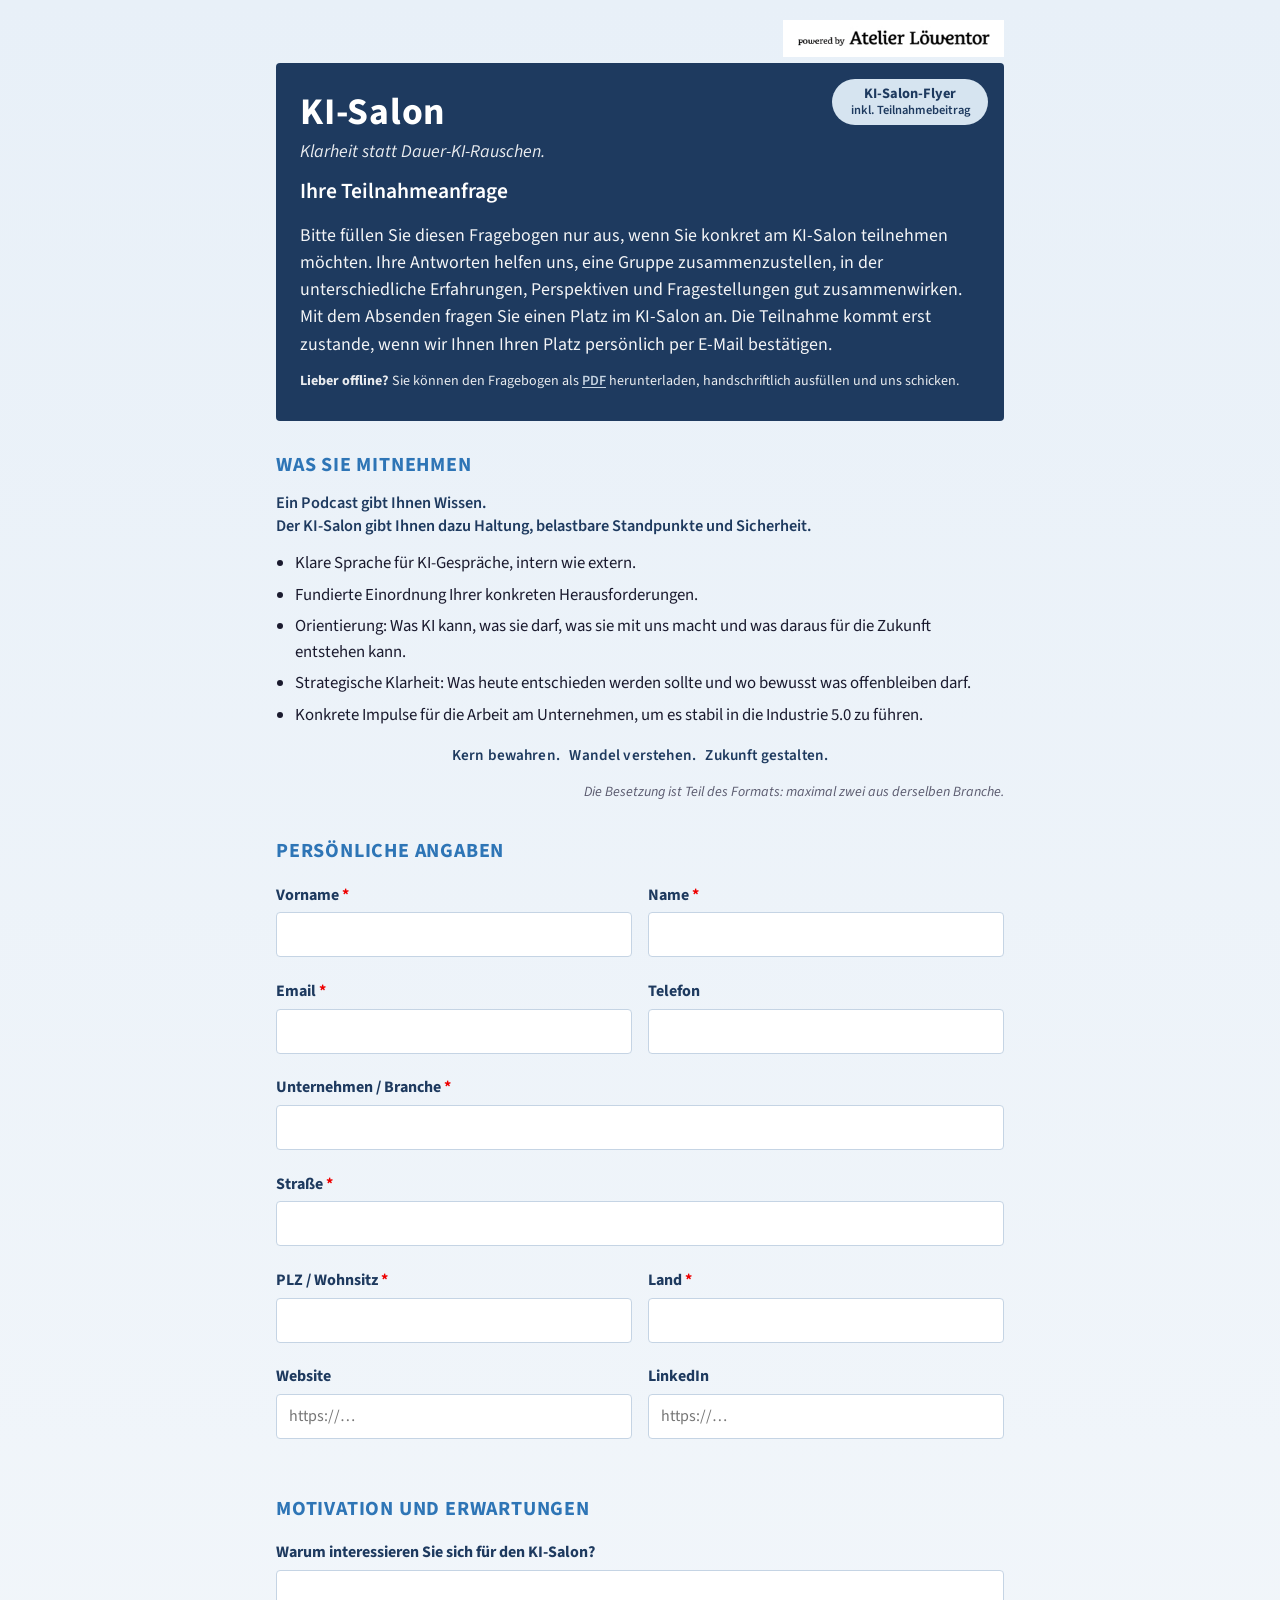
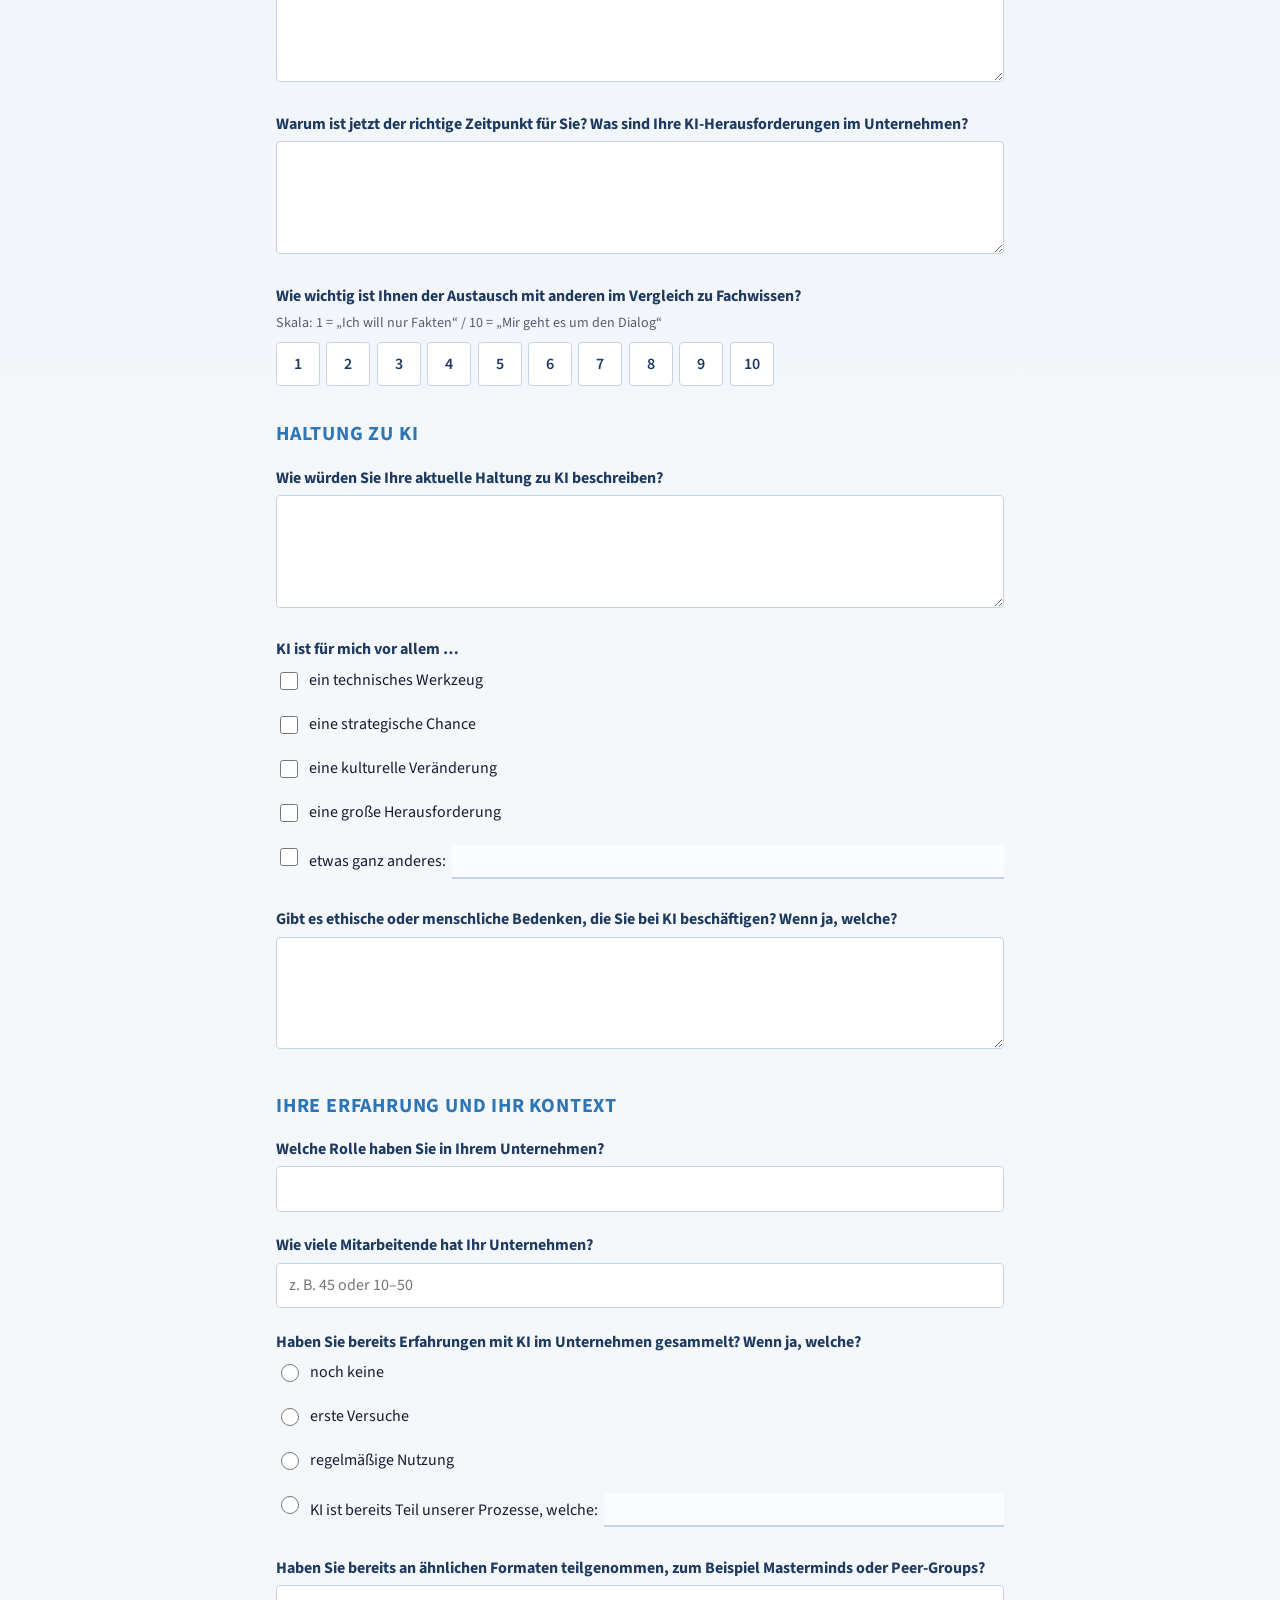
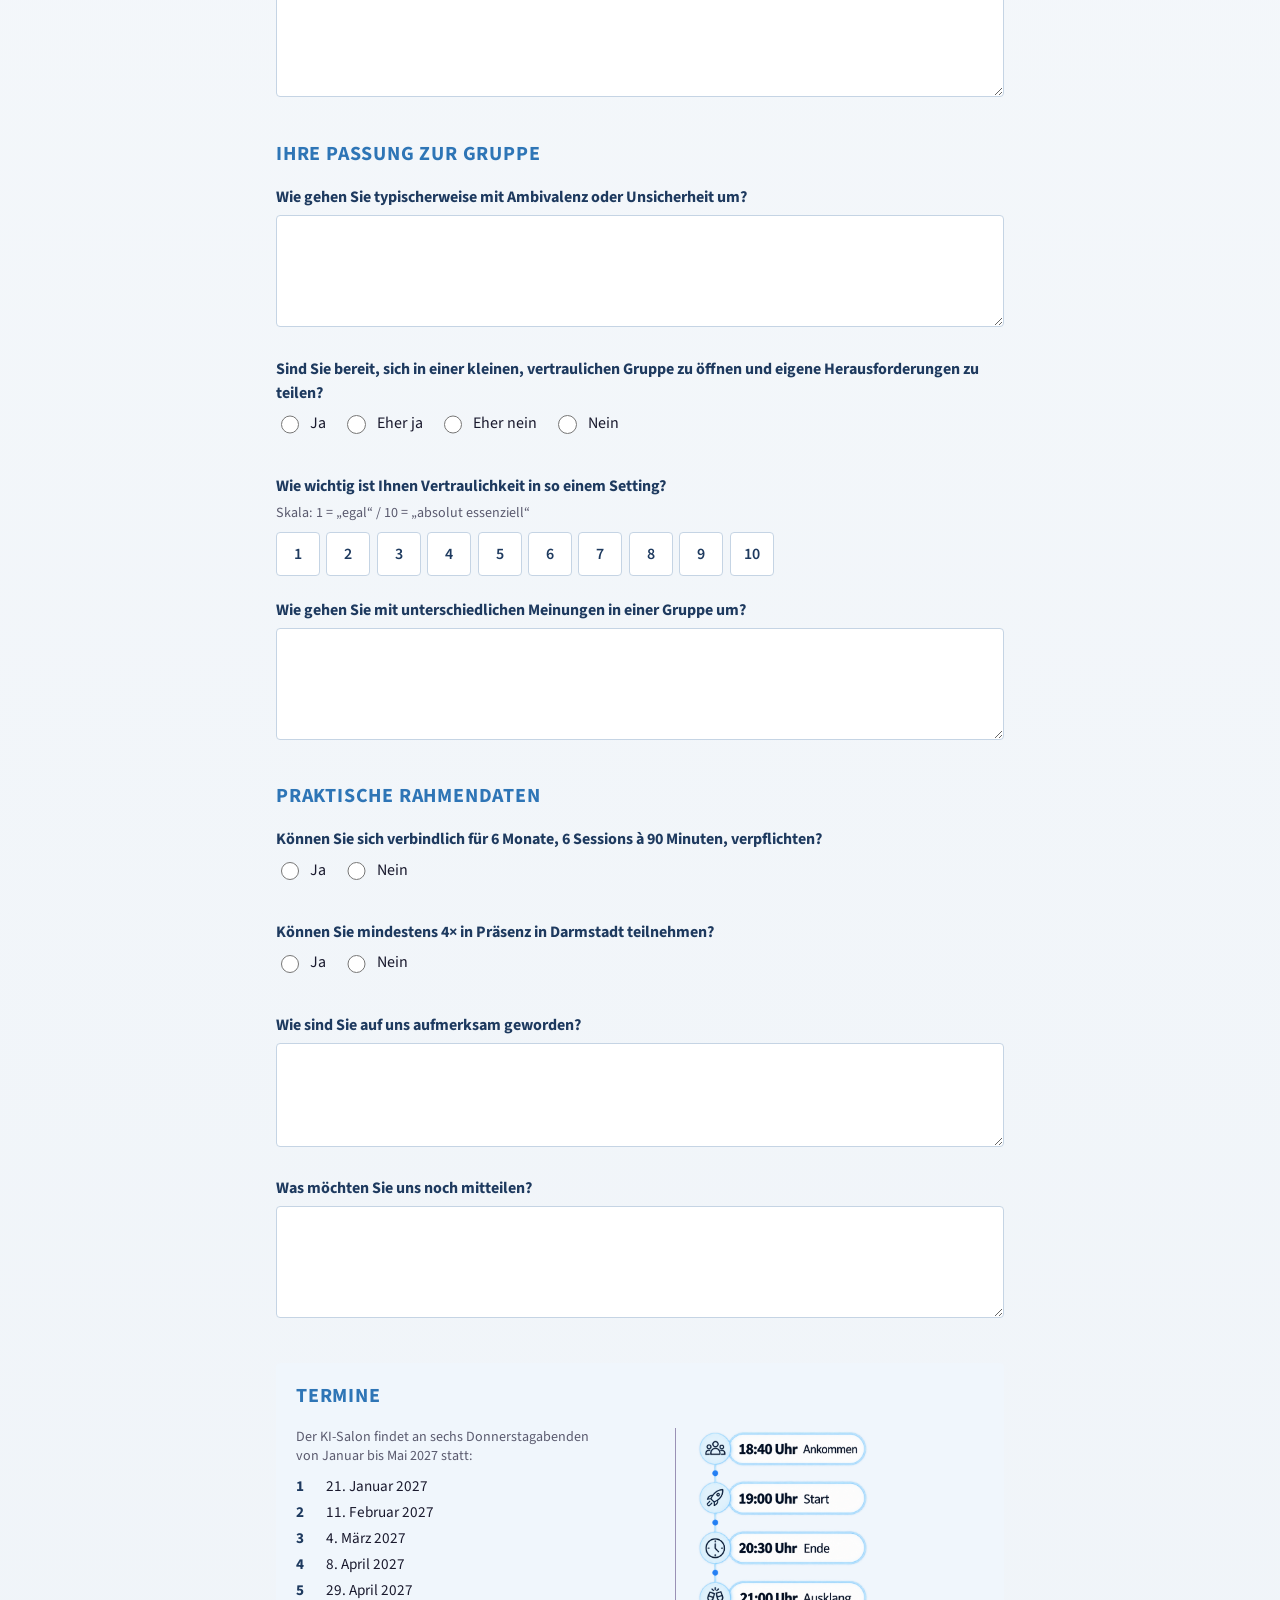
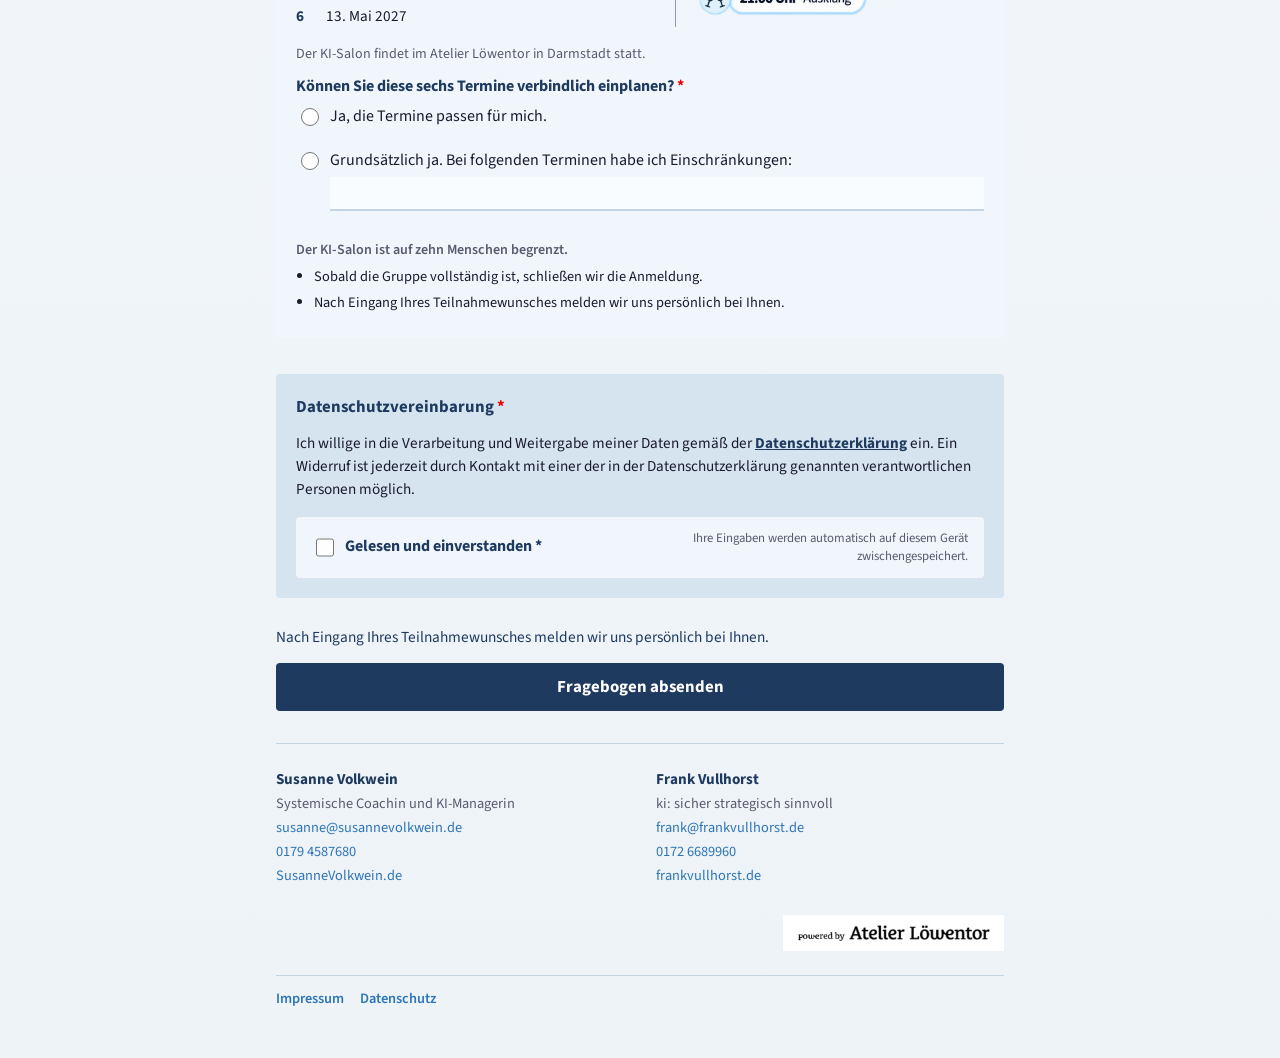
<file: index.html>
<!DOCTYPE html>
<html lang="de">
<head>
  <meta charset="UTF-8">
  <meta name="viewport" content="width=device-width, initial-scale=1">
  <title>KI-Salon – Ihre Teilnahmeanfrage</title>
  <link rel="preconnect" href="https://fonts.googleapis.com">
  <link rel="preconnect" href="https://fonts.gstatic.com" crossorigin>
  <link href="https://fonts.googleapis.com/css2?family=Source+Sans+3:ital,wght@0,400;0,600;0,700;1,400&display=swap" rel="stylesheet">
  <link rel="stylesheet" href="css/styles.css">
</head>
<body>
  <div class="page">
    <div class="partner-top">
      <a href="https://www.loewentor.de/" target="_blank" rel="noopener noreferrer">
        <img
          src="assets/powered-by-atelier-loewentor.png"
          alt="powered by Atelier Löwentor"
          width="200"
          height="24"
        >
      </a>
    </div>
    <header class="hero" id="hero">
      <a
        class="hero-action hero-flyer"
        href="assets/KI-Salon_Flyer.pdf"
        target="_blank"
        rel="noopener noreferrer"
      >
        <span class="hero-flyer-line">KI-Salon-Flyer</span>
        <span class="hero-flyer-sub">inkl. Teilnahmebeitrag</span>
      </a>
      <p class="hero-brand">KI-Salon</p>
      <p class="hero-tagline">Klarheit statt Dauer-KI-Rauschen.</p>
      <h1 class="hero-title">Ihre Teilnahmeanfrage</h1>
      <p class="hero-intro">
        Bitte füllen Sie diesen Fragebogen nur aus, wenn Sie konkret am KI-Salon teilnehmen möchten.
        Ihre Antworten helfen uns, eine Gruppe zusammenzustellen, in der unterschiedliche
        Erfahrungen, Perspektiven und Fragestellungen gut zusammenwirken.
      </p>
      <p class="hero-intro">
        Mit dem Absenden fragen Sie einen Platz im KI-Salon an. Die Teilnahme kommt erst zustande,
        wenn wir Ihnen Ihren Platz persönlich per E-Mail bestätigen.
      </p>
      <p class="hero-offline-hint">
        <strong>Lieber offline?</strong> Sie können den Fragebogen als <a href="assets/KI-Salon_Fragebogen.pdf" download="KI-Salon_Fragebogen.pdf">PDF</a> herunterladen, handschriftlich ausfüllen und&nbsp;uns&nbsp;schicken.
      </p>
    </header>

    <section class="section benefit-section" aria-labelledby="sec-nutzen">
      <h2 id="sec-nutzen" class="section-eyebrow">Was Sie mitnehmen</h2>
      <p class="benefit-lead">Ein Podcast gibt Ihnen Wissen.<br>Der KI-Salon gibt Ihnen dazu Haltung, belastbare Standpunkte und Sicherheit.</p>
      <ul class="benefit-list">
        <li>Klare Sprache für KI-Gespräche, intern wie extern.</li>
        <li>Fundierte Einordnung Ihrer konkreten Herausforderungen.</li>
        <li>Orientierung: Was KI kann, was sie darf, was sie mit uns macht und was daraus für die Zukunft entstehen kann.</li>
        <li>Strategische Klarheit: Was heute entschieden werden sollte und wo bewusst was offenbleiben darf.</li>
        <li>Konkrete Impulse für die Arbeit am Unternehmen, um es stabil in die Industrie 5.0 zu führen.</li>
      </ul>
      <p class="benefit-note benefit-motto">Kern bewahren.&nbsp;&nbsp;&nbsp;Wandel verstehen.&nbsp;&nbsp;&nbsp;Zukunft gestalten.</p>
      <p class="benefit-casting">Die Besetzung ist Teil des Formats: maximal zwei aus derselben Branche.</p>
    </section>

    <div id="form-status" class="form-status" role="status" aria-live="polite" hidden></div>

    <form
      id="interview-form"
      class="interview-form"
      name="interviewbogen"
      method="POST"
      data-netlify="true"
      netlify-honeypot="bot-field"
      novalidate
    >
      <input type="hidden" name="form-name" value="interviewbogen">
      <p class="visually-hidden" aria-hidden="true">
        <label>Nicht ausfüllen: <input type="text" name="bot-field" tabindex="-1" autocomplete="off"></label>
      </p>
      <!-- PERSÖNLICHE ANGABEN -->
      <section class="section" aria-labelledby="sec-persoenlich">
        <h2 id="sec-persoenlich" class="section-eyebrow">Persönliche Angaben</h2>

        <div class="field-grid">
          <div class="field">
            <label for="vorname">Vorname <span class="required" aria-hidden="true">*</span></label>
            <input type="text" id="vorname" name="vorname" required aria-required="true" autocomplete="given-name">
          </div>
          <div class="field">
            <label for="name">Name <span class="required" aria-hidden="true">*</span></label>
            <input type="text" id="name" name="name" required aria-required="true" autocomplete="family-name">
          </div>
          <div class="field">
            <label for="email">Email <span class="required" aria-hidden="true">*</span></label>
            <input type="email" id="email" name="email" required aria-required="true" autocomplete="email">
          </div>
          <div class="field">
            <label for="telefon">Telefon</label>
            <input type="tel" id="telefon" name="telefon" autocomplete="tel">
          </div>
          <div class="field field-span-2">
            <label for="unternehmen_branche">Unternehmen / Branche <span class="required" aria-hidden="true">*</span></label>
            <input type="text" id="unternehmen_branche" name="unternehmen_branche" required aria-required="true">
          </div>
          <div class="field field-span-2">
            <label for="strasse">Straße <span class="required" aria-hidden="true">*</span></label>
            <input type="text" id="strasse" name="strasse" required aria-required="true" autocomplete="street-address">
          </div>
          <div class="field">
            <label for="plz_wohnort">PLZ / Wohnsitz <span class="required" aria-hidden="true">*</span></label>
            <input type="text" id="plz_wohnort" name="plz_wohnort" required aria-required="true" autocomplete="address-level2">
          </div>
          <div class="field">
            <label for="land">Land <span class="required" aria-hidden="true">*</span></label>
            <input type="text" id="land" name="land" required aria-required="true" autocomplete="country-name">
          </div>
          <div class="field">
            <label for="website">Website</label>
            <input type="text" id="website" name="website" inputmode="url" placeholder="https://…">
          </div>
          <div class="field">
            <label for="linkedin">LinkedIn</label>
            <input type="text" id="linkedin" name="linkedin" inputmode="url" placeholder="https://…">
          </div>
        </div>
      </section>

      <!-- MOTIVATION UND ERWARTUNGEN -->
      <section class="section" aria-labelledby="sec-motivation">
        <h2 id="sec-motivation" class="section-eyebrow">Motivation und Erwartungen</h2>

        <div class="field">
          <label for="motivation_warum">Warum interessieren Sie sich für den KI-Salon?</label>
          <textarea id="motivation_warum" name="motivation_warum" rows="4"></textarea>
        </div>

        <div class="field">
          <label for="motivation_zeitpunkt_herausforderungen">Warum ist jetzt der richtige Zeitpunkt für Sie? Was sind Ihre KI-Herausforderungen im Unternehmen?</label>
          <textarea id="motivation_zeitpunkt_herausforderungen" name="motivation_zeitpunkt_herausforderungen" rows="4"></textarea>
        </div>

        <fieldset class="field scale-field">
          <legend>Wie wichtig ist Ihnen der Austausch mit anderen im Vergleich zu Fachwissen?</legend>
          <p class="hint">Skala: 1 = „Ich will nur Fakten“ / 10 = „Mir geht es um den Dialog“</p>
          <div class="scale" role="radiogroup" aria-label="Austausch vs. Fachwissen, Skala 1 bis 10">
            <label class="scale-option"><input type="radio" name="skala_austausch" value="1"><span>1</span></label>
            <label class="scale-option"><input type="radio" name="skala_austausch" value="2"><span>2</span></label>
            <label class="scale-option"><input type="radio" name="skala_austausch" value="3"><span>3</span></label>
            <label class="scale-option"><input type="radio" name="skala_austausch" value="4"><span>4</span></label>
            <label class="scale-option"><input type="radio" name="skala_austausch" value="5"><span>5</span></label>
            <label class="scale-option"><input type="radio" name="skala_austausch" value="6"><span>6</span></label>
            <label class="scale-option"><input type="radio" name="skala_austausch" value="7"><span>7</span></label>
            <label class="scale-option"><input type="radio" name="skala_austausch" value="8"><span>8</span></label>
            <label class="scale-option"><input type="radio" name="skala_austausch" value="9"><span>9</span></label>
            <label class="scale-option"><input type="radio" name="skala_austausch" value="10"><span>10</span></label>
          </div>
        </fieldset>
      </section>

      <!-- HALTUNG ZU KI -->
      <section class="section" aria-labelledby="sec-haltung">
        <h2 id="sec-haltung" class="section-eyebrow">Haltung zu KI</h2>

        <div class="field">
          <label for="haltung_beschreibung">Wie würden Sie Ihre aktuelle Haltung zu KI beschreiben?</label>
          <textarea id="haltung_beschreibung" name="haltung_beschreibung" rows="4"></textarea>
        </div>

        <fieldset class="field">
          <legend>KI ist für mich vor allem …</legend>
          <div class="choice-list">
            <label class="choice">
              <input type="checkbox" name="ki_als" value="technisches_werkzeug">
              <span>ein technisches Werkzeug</span>
            </label>
            <label class="choice">
              <input type="checkbox" name="ki_als" value="strategische_chance">
              <span>eine strategische Chance</span>
            </label>
            <label class="choice">
              <input type="checkbox" name="ki_als" value="kulturelle_veraenderung">
              <span>eine kulturelle Veränderung</span>
            </label>
            <label class="choice">
              <input type="checkbox" name="ki_als" value="grosse_herausforderung">
              <span>eine große Herausforderung</span>
            </label>
            <label class="choice choice-with-input">
              <input type="checkbox" name="ki_als" value="etwas_ganz_anderes" data-target="ki_als_anders">
              <span class="choice-input-row">
                <span class="choice-input-label">etwas ganz anderes:</span>
                <input type="text" id="ki_als_anders" name="ki_als_anders" class="choice-input" disabled tabindex="-1" aria-label="Etwas ganz anderes, bitte angeben" placeholder=" ">
              </span>
            </label>
          </div>
        </fieldset>

        <div class="field">
          <label for="haltung_ethik">Gibt es ethische oder menschliche Bedenken, die Sie bei KI beschäftigen? Wenn ja, welche?</label>
          <textarea id="haltung_ethik" name="haltung_ethik" rows="4"></textarea>
        </div>
      </section>

      <!-- ERFAHRUNG UND KONTEXT -->
      <section class="section" aria-labelledby="sec-erfahrung">
        <h2 id="sec-erfahrung" class="section-eyebrow">Ihre Erfahrung und Ihr Kontext</h2>

        <div class="field">
          <label for="rolle">Welche Rolle haben Sie in Ihrem Unternehmen?</label>
          <input type="text" id="rolle" name="rolle">
        </div>

        <div class="field">
          <label for="mitarbeitende">Wie viele Mitarbeitende hat Ihr Unternehmen?</label>
          <input type="text" id="mitarbeitende" name="mitarbeitende" placeholder="z. B. 45 oder 10–50">
        </div>

        <fieldset class="field">
          <legend>Haben Sie bereits Erfahrungen mit KI im Unternehmen gesammelt? Wenn ja, welche?</legend>
          <div class="choice-list">
            <label class="choice">
              <input type="radio" name="erfahrung_ki_stufe" value="noch_keine">
              <span>noch keine</span>
            </label>
            <label class="choice">
              <input type="radio" name="erfahrung_ki_stufe" value="erste_versuche">
              <span>erste Versuche</span>
            </label>
            <label class="choice">
              <input type="radio" name="erfahrung_ki_stufe" value="regelmaessige_nutzung">
              <span>regelmäßige Nutzung</span>
            </label>
            <label class="choice choice-with-input">
              <input type="radio" name="erfahrung_ki_stufe" value="teil_prozesse" data-target="erfahrung_ki_prozesse">
              <span class="choice-input-row">
                <span class="choice-input-label">KI ist bereits Teil unserer Prozesse, welche:</span>
                <input type="text" id="erfahrung_ki_prozesse" name="erfahrung_ki_prozesse" class="choice-input" disabled tabindex="-1" aria-label="In welchen Prozessen wird KI bereits eingesetzt?" placeholder=" ">
              </span>
            </label>
          </div>
        </fieldset>

        <div class="field">
          <label for="erfahrung_formate">Haben Sie bereits an ähnlichen Formaten teilgenommen, zum Beispiel Masterminds oder Peer-Groups?</label>
          <textarea id="erfahrung_formate" name="erfahrung_formate" rows="4"></textarea>
        </div>
      </section>

      <!-- PASSUNG ZUR GRUPPE -->
      <section class="section" aria-labelledby="sec-passung">
        <h2 id="sec-passung" class="section-eyebrow">Ihre Passung zur Gruppe</h2>

        <div class="field">
          <label for="passung_ambivalenz">Wie gehen Sie typischerweise mit Ambivalenz oder Unsicherheit um?</label>
          <textarea id="passung_ambivalenz" name="passung_ambivalenz" rows="4"></textarea>
        </div>

        <fieldset class="field">
          <legend>Sind Sie bereit, sich in einer kleinen, vertraulichen Gruppe zu öffnen und eigene Herausforderungen zu teilen?</legend>
          <div class="choice-list choice-list-inline choice-list-stacked-mobile">
            <label class="choice">
              <input type="radio" name="passung_oeffnen" value="ja">
              <span>Ja</span>
            </label>
            <label class="choice">
              <input type="radio" name="passung_oeffnen" value="eher_ja">
              <span>Eher ja</span>
            </label>
            <label class="choice">
              <input type="radio" name="passung_oeffnen" value="eher_nein">
              <span>Eher nein</span>
            </label>
            <label class="choice">
              <input type="radio" name="passung_oeffnen" value="nein">
              <span>Nein</span>
            </label>
          </div>
        </fieldset>

        <fieldset class="field scale-field">
          <legend>Wie wichtig ist Ihnen Vertraulichkeit in so einem Setting?</legend>
          <p class="hint">Skala: 1 = „egal“ / 10 = „absolut essenziell“</p>
          <div class="scale" role="radiogroup" aria-label="Vertraulichkeit, Skala 1 bis 10">
            <label class="scale-option"><input type="radio" name="skala_vertraulichkeit" value="1"><span>1</span></label>
            <label class="scale-option"><input type="radio" name="skala_vertraulichkeit" value="2"><span>2</span></label>
            <label class="scale-option"><input type="radio" name="skala_vertraulichkeit" value="3"><span>3</span></label>
            <label class="scale-option"><input type="radio" name="skala_vertraulichkeit" value="4"><span>4</span></label>
            <label class="scale-option"><input type="radio" name="skala_vertraulichkeit" value="5"><span>5</span></label>
            <label class="scale-option"><input type="radio" name="skala_vertraulichkeit" value="6"><span>6</span></label>
            <label class="scale-option"><input type="radio" name="skala_vertraulichkeit" value="7"><span>7</span></label>
            <label class="scale-option"><input type="radio" name="skala_vertraulichkeit" value="8"><span>8</span></label>
            <label class="scale-option"><input type="radio" name="skala_vertraulichkeit" value="9"><span>9</span></label>
            <label class="scale-option"><input type="radio" name="skala_vertraulichkeit" value="10"><span>10</span></label>
          </div>
        </fieldset>

        <div class="field">
          <label for="passung_meinungen">Wie gehen Sie mit unterschiedlichen Meinungen in einer Gruppe um?</label>
          <textarea id="passung_meinungen" name="passung_meinungen" rows="4"></textarea>
        </div>
      </section>

      <!-- PRAKTISCHE RAHMENDATEN -->
      <section class="section" aria-labelledby="sec-praktisch">
        <h2 id="sec-praktisch" class="section-eyebrow">Praktische Rahmendaten</h2>

        <fieldset class="field">
          <legend>Können Sie sich verbindlich für 6 Monate, 6 Sessions à 90 Minuten, verpflichten?</legend>
          <div class="choice-list choice-list-inline">
            <label class="choice">
              <input type="radio" name="verbindlich_6_monate" value="ja">
              <span>Ja</span>
            </label>
            <label class="choice">
              <input type="radio" name="verbindlich_6_monate" value="nein">
              <span>Nein</span>
            </label>
          </div>
        </fieldset>

        <fieldset class="field">
          <legend>Können Sie mindestens 4× in Präsenz in Darmstadt teilnehmen?</legend>
          <div class="choice-list choice-list-inline">
            <label class="choice">
              <input type="radio" name="praesenz_darmstadt" value="ja">
              <span>Ja</span>
            </label>
            <label class="choice">
              <input type="radio" name="praesenz_darmstadt" value="nein">
              <span>Nein</span>
            </label>
          </div>
        </fieldset>

        <div class="field">
          <label for="aufmerksam_geworden">Wie sind Sie auf uns aufmerksam geworden?</label>
          <textarea id="aufmerksam_geworden" name="aufmerksam_geworden" rows="3"></textarea>
        </div>

        <div class="field">
          <label for="sonstiges">Was möchten Sie uns noch mitteilen?</label>
          <textarea id="sonstiges" name="sonstiges" rows="4"></textarea>
        </div>
      </section>

      <!-- TERMINE -->
      <section class="section termin-section" aria-labelledby="sec-termin">
        <h2 id="sec-termin" class="section-eyebrow">Termine</h2>
        <div class="termin-dates-block">
          <div class="termin-schedule">
            <div class="termin-schedule-dates">
              <p class="hint termin-intro">
                Der KI-Salon findet an sechs Donnerstagabenden<br>von Januar bis Mai 2027 statt:
              </p>
              <ol class="termin-date-list">
                <li><span class="termin-date-num">1</span> 21. Januar 2027</li>
                <li><span class="termin-date-num">2</span> 11. Februar 2027</li>
                <li><span class="termin-date-num">3</span> 4. März 2027</li>
                <li><span class="termin-date-num">4</span> 8. April 2027</li>
                <li><span class="termin-date-num">5</span> 29. April 2027</li>
                <li><span class="termin-date-num">6</span> 13. Mai 2027</li>
              </ol>
            </div>
            <div class="termin-schedule-divider" aria-hidden="true"></div>
            <figure class="termin-timeline-figure">
              <img
                src="assets/KI-Salon_ZeitlicherAblauf2.png"
                alt="Zeitlicher Ablauf: 18:40 Ankommen, 19:00 Start, 20:30 Ende, 21:00 Ausklang"
                width="1057"
                height="1148"
              >
            </figure>
          </div>
        </div>
        <p class="hint">Der KI-Salon findet im Atelier Löwentor in Darmstadt statt.</p>

        <fieldset class="field">
          <legend>Können Sie diese sechs Termine verbindlich einplanen? <span class="required" aria-hidden="true">*</span></legend>
          <div class="choice-list">
            <label class="choice">
              <input type="radio" name="termin_zusagen" value="ja" required aria-required="true">
              <span>Ja, die Termine passen für mich.</span>
            </label>
            <label class="choice choice-with-input">
              <input type="radio" name="termin_zusagen" value="einschraenkungen" data-target="termin_einschraenkungen">
              <span class="choice-input-row">
                <span class="choice-input-label">Grundsätzlich ja. Bei folgenden Terminen habe ich Einschränkungen:</span>
                <input type="text" id="termin_einschraenkungen" name="termin_einschraenkungen" class="choice-input" disabled tabindex="-1" aria-label="Termine mit Einschränkungen" placeholder=" ">
              </span>
            </label>
          </div>
        </fieldset>

        <p class="hint termin-capacity">Der KI-Salon ist auf zehn Menschen begrenzt.</p>
        <ul class="termin-capacity-list">
          <li>Sobald die Gruppe vollständig ist, schließen wir die Anmeldung.</li>
          <li>Nach Eingang Ihres Teilnahmewunsches melden wir uns persönlich bei Ihnen.</li>
        </ul>
      </section>

      <!-- DATENSCHUTZ -->
      <section class="section privacy-box" aria-labelledby="sec-datenschutz">
        <h2 id="sec-datenschutz" class="privacy-title">Datenschutzvereinbarung <span class="required" aria-hidden="true">*</span></h2>
        <p class="privacy-text">
          Ich willige in die Verarbeitung und Weitergabe meiner Daten gemäß der
          <a href="datenschutz.html" target="_blank" rel="noopener noreferrer">Datenschutzerklärung</a> ein.
          Ein Widerruf ist jederzeit durch Kontakt mit einer der in der Datenschutzerklärung genannten
          verantwortlichen Personen möglich.
        </p>
        <div class="privacy-check">
          <label class="choice privacy-check-label">
            <input type="checkbox" id="datenschutz" name="datenschutz_einwilligung" value="ja" required aria-required="true">
            <span>Gelesen und einverstanden <span class="required" aria-hidden="true">*</span></span>
          </label>
          <p class="draft-hint" id="draft-hint" aria-live="polite">Ihre Eingaben werden automatisch auf diesem Gerät zwischengespeichert.</p>
        </div>
        <input type="hidden" id="datenschutz_zeitpunkt" name="datenschutz_zeitpunkt" value="">
      </section>

      <div class="submit-row">
        <p class="closing-hint">Nach Eingang Ihres Teilnahmewunsches melden wir uns persönlich bei Ihnen.</p>
        <button type="submit" class="btn-submit" id="submit-btn">Fragebogen absenden</button>
      </div>
    </form>

    <section id="success" class="success-box" hidden>
      <h2 class="success-title">Geschafft!</h2>
      <p class="success-text">Dankeschön für Ihren Teilnahmewunsch.</p>
      <p class="success-text">Ihre Angaben und Terminzusagen wurden übermittelt.</p>
      <p class="success-text">
        Nach Eingang Ihres Teilnahmewunsches melden wir uns persönlich bei Ihnen.
        Wenn Sie zwischendurch Fragen haben, melden Sie sich gern bei uns.
      </p>
    </section>

    <footer class="footer">
      <div class="footer-person">
        <strong>Susanne Volkwein</strong>
        <span>Systemische Coachin und KI-Managerin</span>
        <a href="#" class="email-link" data-e="c3VzYW5uZUBzdXNhbm5ldm9sa3dlaW4uZGU=">E-Mail</a>
        <a href="tel:+491794587680">0179 4587680</a>
        <a href="https://susannevolkwein.de" target="_blank" rel="noopener noreferrer">SusanneVolkwein.de</a>
      </div>
      <div class="footer-person">
        <strong>Frank Vullhorst</strong>
        <span>ki: sicher strategisch sinnvoll</span>
        <a href="#" class="email-link" data-e="ZnJhbmtAZnJhbmt2dWxsaG9yc3QuZGU=">E-Mail</a>
        <a href="tel:+491726689960">0172 6689960</a>
        <a href="https://frankvullhorst.de" target="_blank" rel="noopener noreferrer">frankvullhorst.de</a>
      </div>
      <div class="footer-partner">
        <a href="https://www.loewentor.de/" target="_blank" rel="noopener noreferrer">
          <img
            src="assets/powered-by-atelier-loewentor.png"
            alt="powered by Atelier Löwentor"
            width="240"
            height="60"
          >
        </a>
      </div>
      <nav class="footer-legal" aria-label="Rechtliche Seiten">
        <a href="impressum.html">Impressum</a>
        <a href="datenschutz.html">Datenschutz</a>
      </nav>
    </footer>
  </div>

  <script src="js/site.js"></script>
  <script src="js/form-choices.js"></script>
  <script src="js/form-persist.js"></script>
  <script src="js/form-collect.js"></script>
  <script src="js/form-validate.js"></script>
  <script src="js/submit.js"></script>
  <script>
    (function () {
      var form = document.getElementById("interview-form");
      var success = document.getElementById("success");
      var statusEl = document.getElementById("form-status");
      var submitBtn = document.getElementById("submit-btn");
      var consentTimestampEl = document.getElementById("datenschutz_zeitpunkt");

      FormPersist.init(form, {
        onLoaded: function () {
          FormChoices.syncAll(form);
        }
      });

      FormChoices.init(form);

      form.addEventListener("submit", function (event) {
        event.preventDefault();
        statusEl.hidden = true;
        statusEl.textContent = "";
        statusEl.className = "form-status";

        var validation = FormValidate.validate(form);
        if (!validation.ok) {
          statusEl.hidden = false;
          statusEl.className = "form-status form-status-error";
          statusEl.textContent = validation.message;
          if (validation.focusEl) {
            validation.focusEl.focus();
          }
          return;
        }

        submitBtn.disabled = true;
        submitBtn.textContent = "Wird gesendet…";
        if (consentTimestampEl) {
          consentTimestampEl.value = new Date().toISOString();
        }

        var payload = FormCollect.collect(form);

        FormSubmit.submitAnswers(payload)
          .then(function () {
            FormPersist.clear();
            form.hidden = true;
            success.hidden = false;
            success.scrollIntoView({ behavior: "smooth", block: "start" });
            statusEl.hidden = true;
          })
          .catch(function (err) {
            submitBtn.disabled = false;
            submitBtn.textContent = "Fragebogen absenden";
            statusEl.hidden = false;
            statusEl.className = "form-status form-status-error";
            statusEl.textContent =
              (err && err.message) ||
              "Senden fehlgeschlagen. Bitte später erneut versuchen oder uns per E-Mail kontaktieren.";
          });
      });
    })();
  </script>
</body>
</html>
</file>
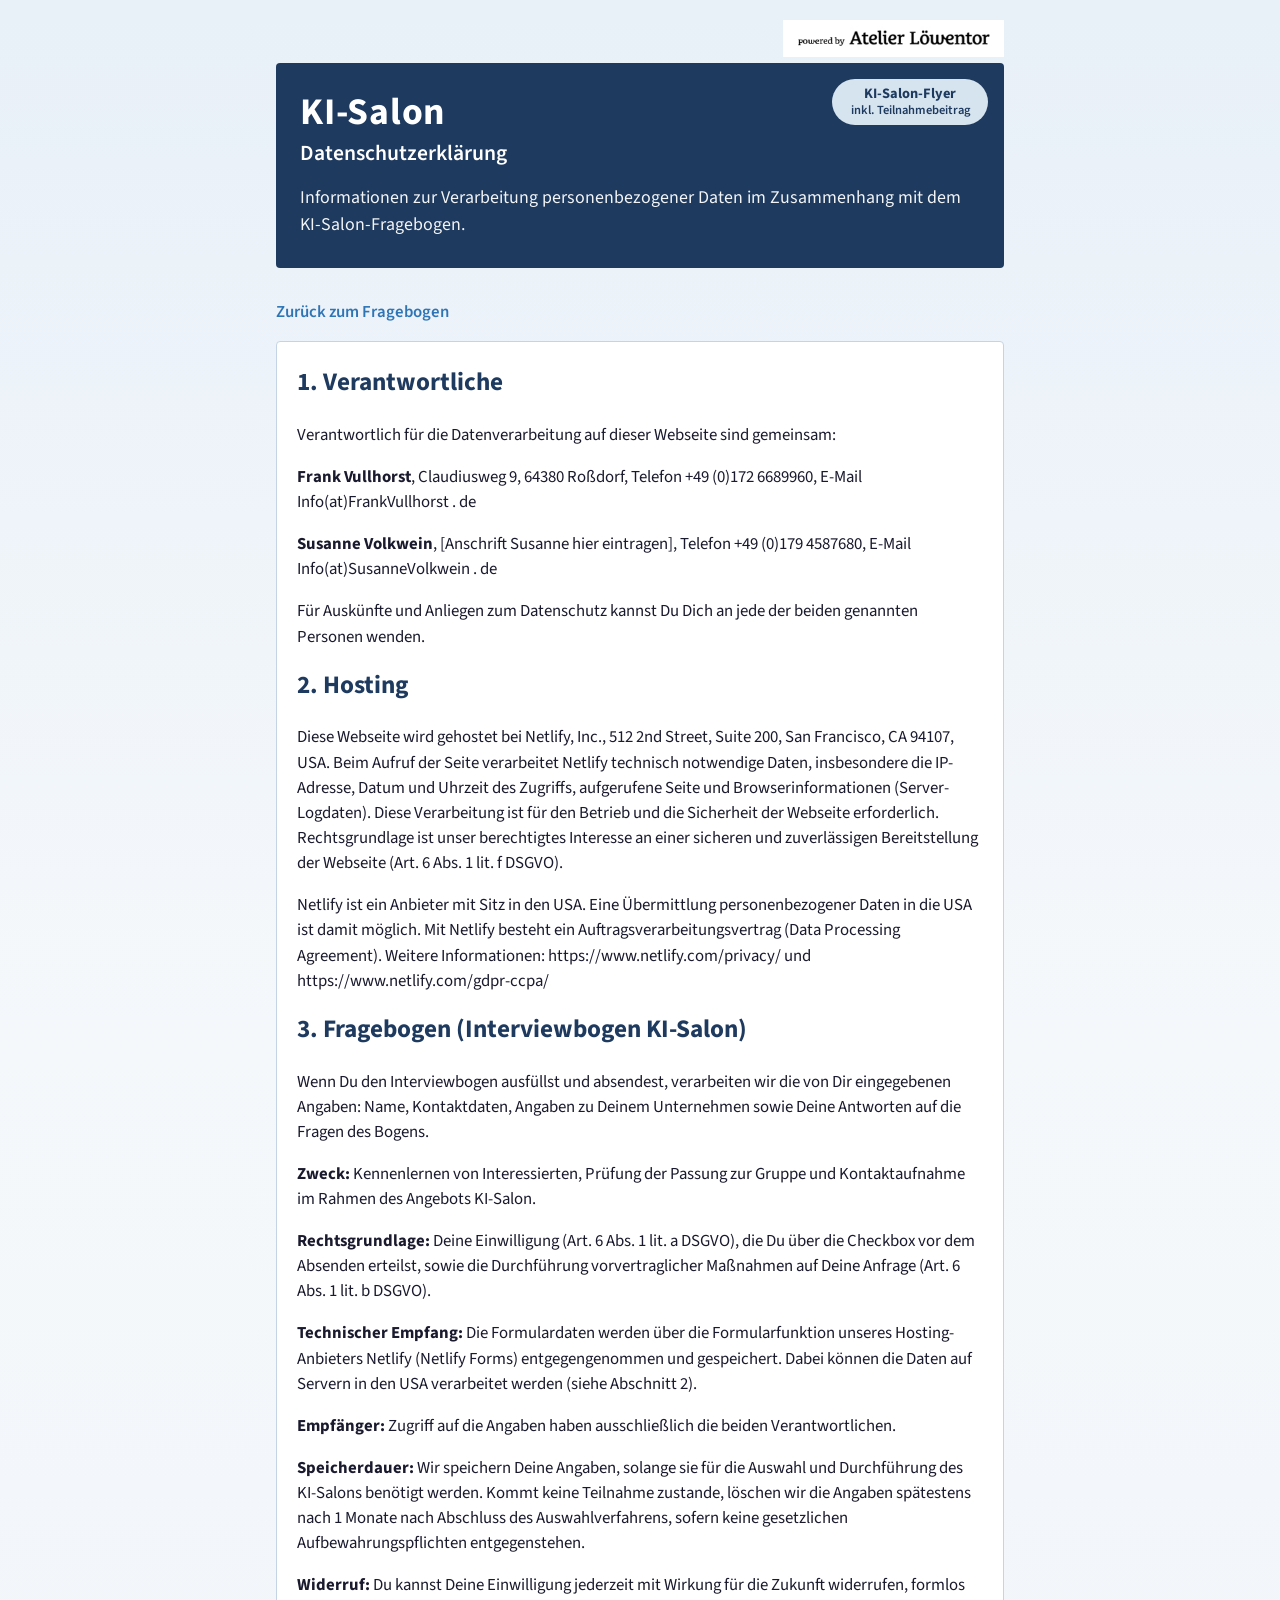
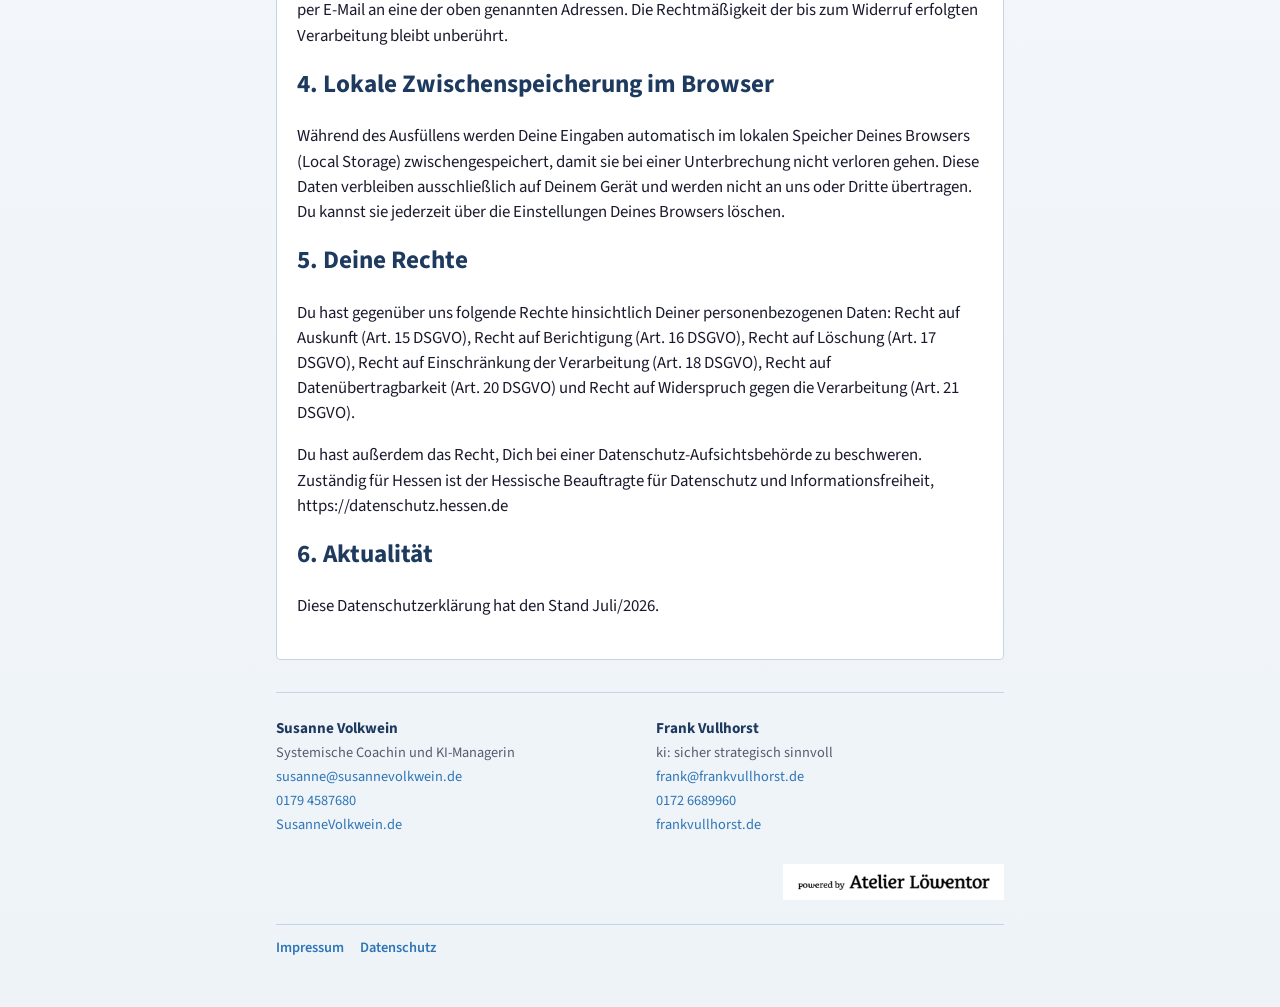
<file: datenschutz.html>
<!DOCTYPE html>
<html lang="de">
<head>
  <meta charset="UTF-8">
  <meta name="viewport" content="width=device-width, initial-scale=1">
  <title>Datenschutz – KI-Salon</title>
  <link rel="preconnect" href="https://fonts.googleapis.com">
  <link rel="preconnect" href="https://fonts.gstatic.com" crossorigin>
  <link href="https://fonts.googleapis.com/css2?family=Source+Sans+3:ital,wght@0,400;0,600;0,700;1,400&display=swap" rel="stylesheet">
  <link rel="stylesheet" href="css/styles.css">
</head>
<body>
  <div class="page">
    <div class="partner-top">
      <a href="https://www.loewentor.de/" target="_blank" rel="noopener noreferrer">
        <img
          src="assets/powered-by-atelier-loewentor.png"
          alt="powered by Atelier Löwentor"
          width="200"
          height="24"
        >
      </a>
    </div>
    <header class="hero">
      <a class="hero-action hero-flyer" href="assets/KI-Salon_Flyer.pdf" target="_blank" rel="noopener noreferrer">
        <span class="hero-flyer-line">KI-Salon-Flyer</span>
        <span class="hero-flyer-sub">inkl. Teilnahmebeitrag</span>
      </a>
      <p class="hero-brand">KI-Salon</p>
      <h1 class="hero-title">Datenschutzerklärung</h1>
      <p class="hero-intro">Informationen zur Verarbeitung personenbezogener Daten im Zusammenhang mit dem KI-Salon-Fragebogen.</p>
    </header>

    <a class="back-link" href="index.html">Zurück zum Fragebogen</a>

    <main class="legal-content">
      <h2>1. Verantwortliche</h2>
      <p>Verantwortlich für die Datenverarbeitung auf dieser Webseite sind gemeinsam:</p>

      <p><strong>Frank Vullhorst</strong>, Claudiusweg 9, 64380 Roßdorf, Telefon +49 (0)172 6689960, E-Mail Info(at)FrankVullhorst . de</p>

      <p><strong>Susanne Volkwein</strong>, [Anschrift Susanne hier eintragen], Telefon +49 (0)179 4587680, E-Mail Info(at)SusanneVolkwein . de</p>

      <p>Für Auskünfte und Anliegen zum Datenschutz kannst Du Dich an jede der beiden genannten Personen wenden.</p>

      <h2>2. Hosting</h2>
      <p>Diese Webseite wird gehostet bei Netlify, Inc., 512 2nd Street, Suite 200, San Francisco, CA 94107, USA. Beim Aufruf der Seite verarbeitet Netlify technisch notwendige Daten, insbesondere die IP-Adresse, Datum und Uhrzeit des Zugriffs, aufgerufene Seite und Browserinformationen (Server-Logdaten). Diese Verarbeitung ist für den Betrieb und die Sicherheit der Webseite erforderlich. Rechtsgrundlage ist unser berechtigtes Interesse an einer sicheren und zuverlässigen Bereitstellung der Webseite (Art. 6 Abs. 1 lit. f DSGVO).</p>

      <p>Netlify ist ein Anbieter mit Sitz in den USA. Eine Übermittlung personenbezogener Daten in die USA ist damit möglich. Mit Netlify besteht ein Auftragsverarbeitungsvertrag (Data Processing Agreement). Weitere Informationen: https://www.netlify.com/privacy/ und https://www.netlify.com/gdpr-ccpa/</p>

      <h2>3. Fragebogen (Interviewbogen KI-Salon)</h2>
      <p>Wenn Du den Interviewbogen ausfüllst und absendest, verarbeiten wir die von Dir eingegebenen Angaben: Name, Kontaktdaten, Angaben zu Deinem Unternehmen sowie Deine Antworten auf die Fragen des Bogens.</p>

      <p><strong>Zweck:</strong> Kennenlernen von Interessierten, Prüfung der Passung zur Gruppe und Kontaktaufnahme im Rahmen des Angebots KI-Salon.</p>

      <p><strong>Rechtsgrundlage:</strong> Deine Einwilligung (Art. 6 Abs. 1 lit. a DSGVO), die Du über die Checkbox vor dem Absenden erteilst, sowie die Durchführung vorvertraglicher Maßnahmen auf Deine Anfrage (Art. 6 Abs. 1 lit. b DSGVO).</p>

      <p><strong>Technischer Empfang:</strong> Die Formulardaten werden über die Formularfunktion unseres Hosting-Anbieters Netlify (Netlify Forms) entgegengenommen und gespeichert. Dabei können die Daten auf Servern in den USA verarbeitet werden (siehe Abschnitt 2).</p>

      <p><strong>Empfänger:</strong> Zugriff auf die Angaben haben ausschließlich die beiden Verantwortlichen.</p>

      <p><strong>Speicherdauer:</strong> Wir speichern Deine Angaben, solange sie für die Auswahl und Durchführung des KI-Salons benötigt werden. Kommt keine Teilnahme zustande, löschen wir die Angaben spätestens nach 1 Monate nach Abschluss des Auswahlverfahrens, sofern keine gesetzlichen Aufbewahrungspflichten entgegenstehen.</p>

      <p><strong>Widerruf:</strong> Du kannst Deine Einwilligung jederzeit mit Wirkung für die Zukunft widerrufen, formlos per E-Mail an eine der oben genannten Adressen. Die Rechtmäßigkeit der bis zum Widerruf erfolgten Verarbeitung bleibt unberührt.</p>

      <h2>4. Lokale Zwischenspeicherung im Browser</h2>
      <p>Während des Ausfüllens werden Deine Eingaben automatisch im lokalen Speicher Deines Browsers (Local Storage) zwischengespeichert, damit sie bei einer Unterbrechung nicht verloren gehen. Diese Daten verbleiben ausschließlich auf Deinem Gerät und werden nicht an uns oder Dritte übertragen. Du kannst sie jederzeit über die Einstellungen Deines Browsers löschen.</p>

      <h2>5. Deine Rechte</h2>
      <p>Du hast gegenüber uns folgende Rechte hinsichtlich Deiner personenbezogenen Daten: Recht auf Auskunft (Art. 15 DSGVO), Recht auf Berichtigung (Art. 16 DSGVO), Recht auf Löschung (Art. 17 DSGVO), Recht auf Einschränkung der Verarbeitung (Art. 18 DSGVO), Recht auf Datenübertragbarkeit (Art. 20 DSGVO) und Recht auf Widerspruch gegen die Verarbeitung (Art. 21 DSGVO).</p>

      <p>Du hast außerdem das Recht, Dich bei einer Datenschutz-Aufsichtsbehörde zu beschweren. Zuständig für Hessen ist der Hessische Beauftragte für Datenschutz und Informationsfreiheit, https://datenschutz.hessen.de</p>

      <h2>6. Aktualität</h2>
      <p>Diese Datenschutzerklärung hat den Stand Juli/2026.</p>
    </main>

    <footer class="footer">
      <div class="footer-person">
        <strong>Susanne Volkwein</strong>
        <span>Systemische Coachin und KI-Managerin</span>
        <a href="#" class="email-link" data-e="c3VzYW5uZUBzdXNhbm5ldm9sa3dlaW4uZGU=">E-Mail</a>
        <a href="tel:+491794587680">0179 4587680</a>
        <a href="https://susannevolkwein.de" target="_blank" rel="noopener noreferrer">SusanneVolkwein.de</a>
      </div>
      <div class="footer-person">
        <strong>Frank Vullhorst</strong>
        <span>ki: sicher strategisch sinnvoll</span>
        <a href="#" class="email-link" data-e="ZnJhbmtAZnJhbmt2dWxsaG9yc3QuZGU=">E-Mail</a>
        <a href="tel:+491726689960">0172 6689960</a>
        <a href="https://frankvullhorst.de" target="_blank" rel="noopener noreferrer">frankvullhorst.de</a>
      </div>
      <div class="footer-partner">
        <a href="https://www.loewentor.de/" target="_blank" rel="noopener noreferrer">
          <img
            src="assets/powered-by-atelier-loewentor.png"
            alt="powered by Atelier Löwentor"
            width="240"
            height="60"
          >
        </a>
      </div>
      <nav class="footer-legal" aria-label="Rechtliche Seiten">
        <a href="impressum.html">Impressum</a>
        <a href="datenschutz.html">Datenschutz</a>
      </nav>
    </footer>
  </div>

  <script src="js/site.js"></script>
</body>
</html>
</file>
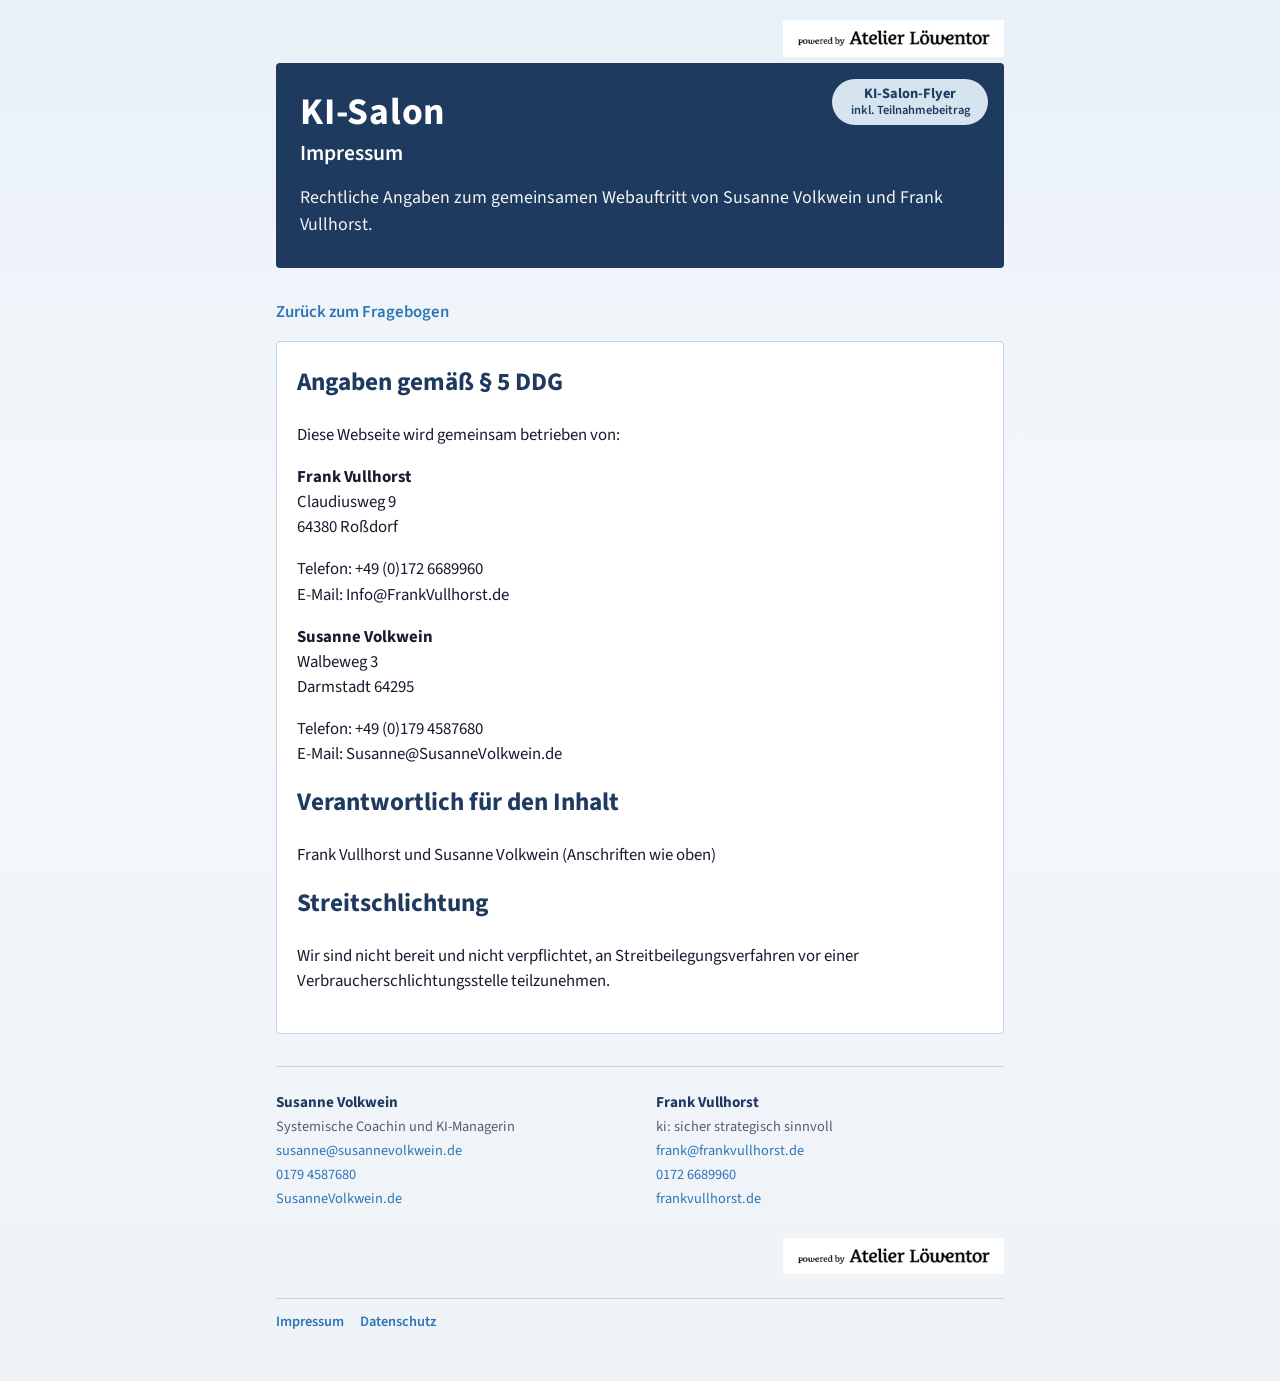
<file: impressum.html>
<!DOCTYPE html>
<html lang="de">
<head>
  <meta charset="UTF-8">
  <meta name="viewport" content="width=device-width, initial-scale=1">
  <title>Impressum – KI-Salon</title>
  <link rel="preconnect" href="https://fonts.googleapis.com">
  <link rel="preconnect" href="https://fonts.gstatic.com" crossorigin>
  <link href="https://fonts.googleapis.com/css2?family=Source+Sans+3:ital,wght@0,400;0,600;0,700;1,400&display=swap" rel="stylesheet">
  <link rel="stylesheet" href="css/styles.css">
</head>
<body>
  <div class="page">
    <div class="partner-top">
      <a href="https://www.loewentor.de/" target="_blank" rel="noopener noreferrer">
        <img
          src="assets/powered-by-atelier-loewentor.png"
          alt="powered by Atelier Löwentor"
          width="200"
          height="24"
        >
      </a>
    </div>
    <header class="hero">
      <a class="hero-action hero-flyer" href="assets/KI-Salon_Flyer.pdf" target="_blank" rel="noopener noreferrer">
        <span class="hero-flyer-line">KI-Salon-Flyer</span>
        <span class="hero-flyer-sub">inkl. Teilnahmebeitrag</span>
      </a>
      <p class="hero-brand">KI-Salon</p>
      <h1 class="hero-title">Impressum</h1>
      <p class="hero-intro">Rechtliche Angaben zum gemeinsamen Webauftritt von Susanne Volkwein und Frank Vullhorst.</p>
    </header>

    <a class="back-link" href="index.html">Zurück zum Fragebogen</a>

    <main class="legal-content">
      <h2>Angaben gemäß § 5 DDG</h2>
      <p>Diese Webseite wird gemeinsam betrieben von:</p>

      <p><strong>Frank Vullhorst</strong><br>
      Claudiusweg 9<br>
      64380 Roßdorf</p>

      <p>Telefon: +49 (0)172 6689960<br>
      E-Mail: Info@FrankVullhorst.de</p>

      <p><strong>Susanne Volkwein</strong><br>
      Walbeweg 3<br>
      Darmstadt 64295</p>

      <p>Telefon: +49 (0)179 4587680<br>
      E-Mail: Susanne@SusanneVolkwein.de</p>

      <h2>Verantwortlich für den Inhalt</h2>
      <p>Frank Vullhorst und Susanne Volkwein (Anschriften wie oben)</p>

      <h2>Streitschlichtung</h2>
      <p>Wir sind nicht bereit und nicht verpflichtet, an Streitbeilegungsverfahren vor einer Verbraucherschlichtungsstelle teilzunehmen.</p>
    </main>

    <footer class="footer">
      <div class="footer-person">
        <strong>Susanne Volkwein</strong>
        <span>Systemische Coachin und KI-Managerin</span>
        <a href="#" class="email-link" data-e="c3VzYW5uZUBzdXNhbm5ldm9sa3dlaW4uZGU=">E-Mail</a>
        <a href="tel:+491794587680">0179 4587680</a>
        <a href="https://susannevolkwein.de" target="_blank" rel="noopener noreferrer">SusanneVolkwein.de</a>
      </div>
      <div class="footer-person">
        <strong>Frank Vullhorst</strong>
        <span>ki: sicher strategisch sinnvoll</span>
        <a href="#" class="email-link" data-e="ZnJhbmtAZnJhbmt2dWxsaG9yc3QuZGU=">E-Mail</a>
        <a href="tel:+491726689960">0172 6689960</a>
        <a href="https://frankvullhorst.de" target="_blank" rel="noopener noreferrer">frankvullhorst.de</a>
      </div>
      <div class="footer-partner">
        <a href="https://www.loewentor.de/" target="_blank" rel="noopener noreferrer">
          <img
            src="assets/powered-by-atelier-loewentor.png"
            alt="powered by Atelier Löwentor"
            width="240"
            height="60"
          >
        </a>
      </div>
      <nav class="footer-legal" aria-label="Rechtliche Seiten">
        <a href="impressum.html">Impressum</a>
        <a href="datenschutz.html">Datenschutz</a>
      </nav>
    </footer>
  </div>

  <script src="js/site.js"></script>
</body>
</html>
</file>
<file: css/styles.css>
:root {
  --color-navy: #1e3a5f;
  --color-blue: #2e75b6;
  --color-box-mid: #d6e4f0;
  --color-box-light: #f0f6fc;
  --color-hint: #5a5a6e;
  --color-text: #1a1a2e;
  --color-required: #ee0000;
  --color-white: #ffffff;
  --color-border: #c5d4e4;
  --color-error-bg: #fdeaea;
  --font: Calibri, "Source Sans 3", system-ui, sans-serif;
  --max-width: 760px;
  --radius: 4px;
  --space: 1.25rem;
}

*,
*::before,
*::after {
  box-sizing: border-box;
}

html {
  scroll-behavior: smooth;
}

body {
  margin: 0;
  font-family: var(--font);
  font-size: 1.05rem;
  line-height: 1.5;
  color: var(--color-text);
  background:
    linear-gradient(180deg, #e8f0f8 0%, #f5f8fb 40%, #eef3f8 100%);
  min-height: 100vh;
}

.page {
  max-width: var(--max-width);
  margin: 0 auto;
  padding: 1.25rem 1rem 3rem;
}

.partner-top {
  display: block;
  width: fit-content;
  max-width: 100%;
  margin: 0 0 0.4rem auto;
  padding: 0;
  background: transparent;
  border: 0;
  line-height: 0;
}

.partner-top a {
  display: inline-block;
  line-height: 0;
  text-decoration: none;
  background: var(--color-white);
  padding: 0.4rem 0.65rem;
  border-radius: 0;
}

.partner-top img {
  display: block;
  width: 200px;
  max-width: 100%;
  height: auto;
}

.visually-hidden {
  position: absolute;
  width: 1px;
  height: 1px;
  padding: 0;
  margin: -1px;
  overflow: hidden;
  clip: rect(0, 0, 0, 0);
  white-space: nowrap;
  border: 0;
}

/* Hero / title box */
.hero {
  position: relative;
  background: var(--color-navy);
  color: var(--color-white);
  padding: 1.75rem 1.5rem 1.85rem;
  border-radius: var(--radius);
  margin-bottom: 2rem;
}

.hero-action,
.hero-flyer {
  position: absolute;
  top: 1rem;
  right: 1rem;
  display: inline-flex;
  flex-direction: column;
  align-items: center;
  justify-content: center;
  gap: 0.05rem;
  min-height: 40px;
  padding: 0.45rem 1.15rem;
  border-radius: 999px;
  background: var(--color-box-mid);
  color: var(--color-navy);
  font-weight: 700;
  font-size: 0.9rem;
  font-style: normal;
  text-decoration: none;
  text-align: center;
  line-height: 1.15;
  transition: background 0.15s ease, transform 0.1s ease;
}

.hero-flyer-line {
  display: block;
}

.hero-flyer-sub {
  display: block;
  font-weight: 600;
  font-size: 0.78rem;
}

.hero-action:hover,
.hero-flyer:hover {
  background: var(--color-white);
}

.hero-action:focus-visible,
.hero-flyer:focus-visible {
  outline: 3px solid rgba(214, 228, 240, 0.85);
  outline-offset: 2px;
}

.hero-brand {
  margin: 0 0 0.35rem;
  padding-right: 10.5rem;
  font-size: clamp(1.85rem, 5vw, 2.35rem);
  font-weight: 700;
  letter-spacing: 0.02em;
  line-height: 1.15;
}

.hero-tagline {
  margin: 0 0 0.85rem;
  padding-right: 10.5rem;
  font-size: clamp(1rem, 2.5vw, 1.12rem);
  font-weight: 400;
  font-style: italic;
  line-height: 1.35;
  opacity: 0.9;
}

.hero-title {
  margin: 0 0 1rem;
  font-size: clamp(1.15rem, 3vw, 1.35rem);
  font-weight: 600;
  line-height: 1.3;
}

.hero-intro {
  margin: 0;
  font-size: clamp(1.05rem, 2.4vw, 1.12rem);
  line-height: 1.52;
  opacity: 0.95;
  max-width: 100%;
}

.hero-offline-hint {
  margin: 0.85rem 0 0;
  font-size: 0.88rem;
  line-height: 1.45;
  opacity: 0.9;
  max-width: none;
  white-space: nowrap;
}

.hero-offline-hint a {
  color: var(--color-box-mid);
  font-weight: 600;
  text-decoration: underline;
  text-underline-offset: 0.15em;
}

.hero-offline-hint a:hover {
  color: var(--color-white);
}

/* Was Du mitnimmst */
.benefit-section {
  margin-bottom: 1.75rem;
}

.benefit-section .section-eyebrow {
  margin-bottom: 0.85rem;
}

.benefit-lead {
  margin: 0 0 0.85rem;
  font-size: 1.02rem;
  font-weight: 600;
  color: var(--color-navy);
  line-height: 1.4;
}

.benefit-list {
  margin: 0 0 0.9rem;
  padding-left: 1.2rem;
  color: var(--color-text);
  line-height: 1.5;
}

.benefit-list li {
  margin-bottom: 0.4rem;
}

.benefit-list li:last-child {
  margin-bottom: 0;
}

.benefit-note {
  margin: 0;
  font-size: 0.95rem;
  color: var(--color-hint);
  line-height: 1.45;
}

.benefit-motto {
  margin-top: 1rem;
  margin-bottom: 0;
  font-weight: 600;
  color: var(--color-navy);
  letter-spacing: 0.01em;
  text-align: center;
}

.benefit-casting {
  margin: 1.1rem 0 0;
  font-size: 0.88rem;
  font-style: italic;
  color: var(--color-hint);
  line-height: 1.4;
  text-align: right;
}

/* Status */
.form-status {
  margin: 0 0 1.25rem;
  padding: 0.85rem 1rem;
  border-radius: var(--radius);
  font-size: 0.95rem;
}

.form-status-error {
  background: var(--color-error-bg);
  color: #8b1010;
  border: 1px solid #e8a0a0;
}

/* Sections */
.section {
  margin-bottom: 2.25rem;
}

.section-eyebrow {
  margin: 0 0 1.15rem;
  font-size: clamp(1.1rem, 2.8vw, 1.25rem);
  font-weight: 700;
  letter-spacing: 0.04em;
  text-transform: uppercase;
  color: var(--color-blue);
  line-height: 1.25;
}

.section-note {
  margin: -0.5rem 0 1.1rem;
  font-size: 0.92rem;
  color: var(--color-hint);
  font-style: italic;
}

.billing-label {
  margin: 0.35rem 0 1rem;
  font-size: 1rem;
  font-weight: 600;
  color: var(--color-navy);
  letter-spacing: 0.01em;
}

/* Fields */
.field {
  margin-bottom: 1.35rem;
}

.field-grid {
  display: grid;
  grid-template-columns: 1fr 1fr;
  gap: 0 1rem;
}

.field-span-2 {
  grid-column: 1 / -1;
}

label,
legend {
  display: block;
  font-weight: 700;
  color: var(--color-navy);
  margin-bottom: 0.35rem;
  font-size: 1rem;
}

fieldset {
  border: 0;
  margin: 0;
  padding: 0;
  min-width: 0;
}

legend {
  padding: 0;
  float: left;
  width: 100%;
}

legend + .hint,
legend + .choice-list {
  clear: both;
}

.hint {
  margin: 0 0 0.55rem;
  font-size: 0.88rem;
  font-weight: 400;
  color: var(--color-hint);
  line-height: 1.45;
}

.required {
  color: var(--color-required);
  font-weight: 700;
}

input[type="text"],
input[type="email"],
input[type="tel"],
textarea {
  width: 100%;
  font-family: inherit;
  font-size: 16px;
  line-height: 1.4;
  color: var(--color-text);
  background: var(--color-white);
  border: 1px solid var(--color-border);
  border-radius: var(--radius);
  padding: 0.65rem 0.75rem;
  min-height: 44px;
  transition: border-color 0.15s ease, box-shadow 0.15s ease;
}

textarea {
  min-height: 6.5rem;
  resize: vertical;
}

input:focus,
textarea:focus,
.choice:focus-within,
.scale-option:focus-within {
  outline: none;
}

input:focus,
textarea:focus {
  border-color: var(--color-blue);
  box-shadow: 0 0 0 3px rgba(46, 117, 182, 0.22);
}

input.field-invalid,
textarea.field-invalid {
  border-color: var(--color-required);
  box-shadow: 0 0 0 3px rgba(238, 0, 0, 0.12);
}

/* Choices */
.choice-list {
  display: flex;
  flex-direction: column;
  gap: 0.15rem;
}

.choice-list-inline {
  flex-direction: row;
  flex-wrap: wrap;
  gap: 0.4rem 1rem;
}

.choice {
  display: flex;
  align-items: flex-start;
  gap: 0.5rem;
  font-weight: 400;
  color: var(--color-text);
  cursor: pointer;
  min-height: 36px;
  padding: 0.1rem 0;
}

.choice input {
  width: 1.15rem;
  height: 1.15rem;
  margin-top: 0.2rem;
  flex-shrink: 0;
  accent-color: var(--color-blue);
}

.choice span {
  line-height: 1.4;
}

.choice-with-input {
  flex-wrap: nowrap;
  align-items: flex-start;
}

.choice-input-row {
  display: flex;
  flex: 1;
  align-items: center;
  gap: 0.35rem;
  min-width: 0;
  flex-wrap: wrap;
}

.choice-input-label {
  flex-shrink: 0;
  line-height: 1.4;
}

.choice-with-input .choice-input {
  flex: 1 1 14rem;
  min-width: 10rem;
  max-width: 100%;
  margin-top: 0;
  min-height: 34px;
  padding: 0.25rem 0.35rem 0.15rem;
  border: 0;
  border-bottom: 2px solid var(--color-navy);
  border-radius: 0;
  background: var(--color-white);
  font-size: 16px;
  color: var(--color-text);
}

.choice-with-input .choice-input::placeholder {
  color: transparent;
}

.choice-with-input .choice-input:focus {
  outline: none;
  border-bottom-color: var(--color-blue);
  box-shadow: none;
}

.choice-with-input .choice-input:disabled {
  opacity: 1;
  cursor: not-allowed;
  background: rgba(255, 255, 255, 0.65);
  border-bottom-color: var(--color-border);
  color: var(--color-hint);
}

.choice-with-input .choice-input:not(:disabled) {
  background: var(--color-white);
  border-bottom-color: var(--color-navy);
  cursor: text;
}

.choice-input.field-invalid {
  border-bottom-color: var(--color-required);
}

.choice-list-stacked-mobile {
  flex-direction: row;
  flex-wrap: wrap;
}

/* Scale 1–10 */
.scale {
  display: flex;
  flex-wrap: wrap;
  gap: 0.4rem;
}

.scale-option {
  position: relative;
  margin: 0;
  cursor: pointer;
  font-weight: 600;
  color: var(--color-navy);
}

.scale-option input {
  position: absolute;
  opacity: 0;
  width: 1px;
  height: 1px;
  margin: 0;
}

.scale-option span {
  display: flex;
  align-items: center;
  justify-content: center;
  min-width: 44px;
  min-height: 44px;
  padding: 0 0.5rem;
  border: 1px solid var(--color-border);
  border-radius: var(--radius);
  background: var(--color-white);
  transition: background 0.15s ease, border-color 0.15s ease, color 0.15s ease;
}

.scale-option:hover span {
  border-color: var(--color-blue);
}

.scale-option input:focus-visible + span {
  box-shadow: 0 0 0 3px rgba(46, 117, 182, 0.28);
}

.scale-option input:checked + span {
  background: var(--color-blue);
  border-color: var(--color-blue);
  color: var(--color-white);
}

/* Terminfindung */
.termin-section {
  background: var(--color-box-light);
  padding: 1.35rem 1.25rem 1.25rem;
  border-radius: var(--radius);
  margin-bottom: 2.25rem;
}

.termin-dates-block {
  width: fit-content;
  max-width: 100%;
  margin: 0 0 1.1rem;
}

.termin-schedule {
  display: grid;
  grid-template-columns: auto 1px auto;
  column-gap: 1.15rem;
  align-items: start;
  width: fit-content;
  max-width: 100%;
  margin: 0;
}

.termin-schedule-dates {
  min-width: 0;
  padding-right: 4.25rem;
}

.termin-intro {
  margin: 0 0 0.55rem;
  line-height: 1.4;
}

.termin-schedule-divider {
  width: 1px;
  align-self: stretch;
  background: #8b7fa8;
  opacity: 0.85;
  min-height: 100%;
}

.termin-date-list {
  list-style: none;
  margin: 0;
  padding: 0;
  display: grid;
  gap: 0.35rem;
}

.termin-date-list li {
  display: flex;
  align-items: baseline;
  gap: 0.65rem;
  font-size: 0.95rem;
  line-height: 1.35;
  color: var(--color-text);
}

.termin-date-num {
  flex: 0 0 1.25rem;
  font-weight: 700;
  color: var(--color-navy);
}

.termin-timeline-figure {
  margin: 0;
  align-self: start;
}

.termin-timeline-figure img {
  display: block;
  width: 11rem;
  max-width: 36vw;
  height: auto;
}

.termin-capacity {
  margin-bottom: 0.4rem;
  font-weight: 600;
}

.termin-capacity-list {
  margin: 0 0 0.25rem;
  padding-left: 1.15rem;
  color: var(--color-text);
  font-size: 0.9rem;
}

.termin-capacity-list li {
  margin-bottom: 0.25rem;
}

.termin-table-wrap {
  overflow-x: auto;
  margin-bottom: 1rem;
  -webkit-overflow-scrolling: touch;
}

.termin-table {
  width: 100%;
  min-width: 28rem;
  border-collapse: collapse;
  font-size: 0.85rem;
  background: var(--color-white);
  border: 1px solid var(--color-navy);
  table-layout: fixed;
}

.termin-table th,
.termin-table td {
  padding: 0.28rem 0.5rem;
  border: 1px solid var(--color-navy);
  vertical-align: middle;
  line-height: 1.2;
}

.termin-table thead th {
  padding: 0.35rem 0.5rem;
  text-align: center;
}

.termin-table tbody td {
  background: var(--color-white);
}

.termin-table th {
  font-weight: 700;
  color: var(--color-white);
  background: var(--color-navy);
  text-align: center;
}

.termin-table th:first-child {
  width: 14%;
}

.termin-table th:nth-child(2) {
  width: 44%;
}

.termin-table th:nth-child(3) {
  width: 42%;
}

.termin-session {
  text-align: center;
  vertical-align: middle;
  font-weight: 700;
  font-size: 1.15rem;
  color: var(--color-navy);
}

.termin-kw {
  text-align: left;
  white-space: nowrap;
}

.termin-dates {
  font-size: 1.15rem;
  font-weight: 700;
  color: var(--color-text);
}

.termin-kw-label {
  margin-left: 1.25rem;
  font-size: 1.15rem;
  font-weight: 700;
  color: var(--color-hint);
}

.termin-timeline-cell {
  text-align: center;
  vertical-align: middle;
  background: var(--color-white);
  padding: 0.35rem 0.4rem;
}

.termin-timeline {
  display: flex;
  flex-direction: column;
  align-items: center;
  justify-content: space-evenly;
  gap: 0;
  min-height: 100%;
  height: 100%;
  padding: 0.25rem 0.15rem;
}

.termin-timeline-step {
  display: flex;
  flex-direction: column;
  align-items: center;
  gap: 0.05rem;
  line-height: 1.2;
}

.termin-timeline-label {
  font-size: 0.92rem;
  color: var(--color-text);
}

.termin-timeline-time {
  font-size: 1.05rem;
  font-weight: 700;
  color: var(--color-navy);
}

.termin-timeline-arrow {
  display: block;
  width: 0;
  height: 0;
  border-left: 6px solid transparent;
  border-right: 6px solid transparent;
  border-top: 9px solid var(--color-blue);
  opacity: 0.8;
  margin: 0.08rem 0;
}

.termin-pdf-link {
  margin: 0 0 1.25rem;
  font-size: 0.95rem;
}

.termin-pdf-link a {
  color: var(--color-blue);
  font-weight: 600;
  text-decoration: underline;
  text-underline-offset: 0.15em;
}

.termin-pdf-link a:hover {
  color: var(--color-navy);
}

.termin-deadline {
  margin-bottom: 0;
}

/* Privacy box */
.privacy-box {
  background: var(--color-box-mid);
  padding: 1.35rem 1.25rem 1.25rem;
  border-radius: var(--radius);
  margin-bottom: 1.75rem;
}

.privacy-title {
  margin: 0 0 0.75rem;
  font-size: 1.05rem;
  font-weight: 700;
  color: var(--color-navy);
  text-transform: none;
  letter-spacing: 0;
}

.privacy-text {
  margin: 0 0 1rem;
  font-size: 0.95rem;
  color: var(--color-text);
  line-height: 1.5;
}

.privacy-text a {
  color: var(--color-navy);
  font-weight: 700;
}

.privacy-check {
  display: flex;
  align-items: center;
  justify-content: space-between;
  gap: 1.25rem;
  background: var(--color-box-light);
  padding: 0.85rem 1rem;
  border-radius: var(--radius);
  margin: 0;
}

.privacy-check-label {
  flex: 0 1 auto;
  margin: 0;
  min-height: auto;
  padding: 0;
  white-space: nowrap;
}

.privacy-check-label span {
  font-weight: 700;
  color: var(--color-navy);
}

.privacy-check .draft-hint {
  flex: 0 1 52%;
  margin: 0 0 0 auto;
  font-size: 0.8rem;
  line-height: 1.35;
  color: var(--color-hint);
  text-align: right;
}

/* Submit */
.submit-row {
  display: flex;
  flex-direction: column;
  align-items: stretch;
  gap: 0.85rem;
  margin-bottom: 2rem;
}

.draft-hint {
  margin: 0;
  font-size: 0.88rem;
  color: var(--color-hint);
}

.closing-hint {
  margin: 0;
  font-size: 0.96rem;
  color: var(--color-navy);
}

.closing-hint-date {
  color: var(--color-required);
  font-weight: 700;
}

.btn-submit {
  font-family: inherit;
  font-size: 1.05rem;
  font-weight: 700;
  color: var(--color-white);
  background: var(--color-navy);
  border: 0;
  border-radius: var(--radius);
  min-height: 48px;
  padding: 0.75rem 1.5rem;
  cursor: pointer;
  transition: background 0.15s ease, transform 0.1s ease;
}

.btn-submit:hover:not(:disabled) {
  background: #16304f;
}

.btn-submit:focus-visible {
  outline: 3px solid rgba(46, 117, 182, 0.45);
  outline-offset: 2px;
}

.btn-submit:disabled {
  opacity: 0.65;
  cursor: not-allowed;
}

/* Success / Geschafft */
.success-box {
  background: var(--color-navy);
  color: var(--color-white);
  padding: 1.85rem 1.5rem;
  border-radius: var(--radius);
  margin-bottom: 2rem;
}

.success-title {
  margin: 0 0 0.75rem;
  font-size: clamp(1.5rem, 4vw, 1.85rem);
  font-weight: 700;
}

.success-text {
  margin: 0 0 0.65rem;
  font-size: 1rem;
  line-height: 1.55;
  opacity: 0.95;
}

.success-save-the-date {
  margin: 1rem 0 0;
  font-size: 1.15rem;
  font-weight: 700;
  line-height: 1.4;
  color: #ff1d1d;
  text-align: center;
}

/* Footer */
.footer {
  display: flex;
  flex-wrap: wrap;
  gap: 1.5rem 2rem;
  padding-top: 1.5rem;
  border-top: 1px solid var(--color-border);
  font-size: 0.9rem;
  color: var(--color-hint);
}

.footer-person {
  display: flex;
  flex-direction: column;
  gap: 0.15rem;
  min-width: min(100%, 14rem);
  flex: 1;
}

.footer-person strong {
  color: var(--color-navy);
  font-size: 0.95rem;
}

.footer-person a {
  color: var(--color-blue);
  text-decoration: none;
}

.footer-person a:hover {
  text-decoration: underline;
}

.footer-partner {
  display: block;
  width: fit-content;
  max-width: 100%;
  margin: 0.25rem 0 0 auto;
  padding: 0;
  background: transparent;
  border: 0;
  border-radius: 0;
  line-height: 0;
}

.footer-partner a {
  display: inline-block;
  line-height: 0;
  text-decoration: none;
  background: var(--color-white);
  padding: 0.4rem 0.65rem;
  border-radius: 0;
}

.footer-partner img {
  display: block;
  width: 200px;
  max-width: 100%;
  height: auto;
}

.footer-legal {
  display: flex;
  gap: 1rem;
  width: 100%;
  padding-top: 0.75rem;
  border-top: 1px solid var(--color-border);
}

.footer-legal a {
  color: var(--color-blue);
  text-decoration: none;
  font-weight: 600;
}

.footer-legal a:hover {
  text-decoration: underline;
}

.legal-content {
  background: var(--color-white);
  border: 1px solid var(--color-border);
  border-radius: var(--radius);
  padding: 1.4rem 1.25rem;
  margin-bottom: 2rem;
}

.legal-content h2 {
  margin-top: 0;
  color: var(--color-navy);
}

.back-link {
  display: inline-block;
  margin-bottom: 1rem;
  color: var(--color-blue);
  text-decoration: none;
  font-weight: 600;
}

.back-link:hover {
  text-decoration: underline;
}

/* Mobile */
@media (max-width: 600px) {
  .page {
    padding: 0.85rem 0.75rem 2.5rem;
  }

  .hero {
    padding: 1.35rem 1.1rem 1.45rem;
    margin-bottom: 1.5rem;
  }

  .partner-top {
    margin: 0 0 0.35rem auto;
    padding: 0;
  }

  .partner-top a {
    padding: 0.35rem 0.55rem;
  }

  .partner-top img {
    width: 170px;
  }

  .hero-action,
  .hero-flyer {
    top: 0.75rem;
    right: 0.75rem;
    min-height: 36px;
    padding: 0.4rem 0.85rem;
    font-size: 0.8rem;
  }

  .hero-flyer-sub {
    font-size: 0.7rem;
  }

  .hero-brand {
    padding-right: 9rem;
  }

  .hero-tagline {
    padding-right: 9rem;
    font-size: 0.95rem;
  }

  .hero-offline-hint {
    font-size: 0.82rem;
    white-space: normal;
  }

  .footer-partner {
    margin: 0.25rem 0 0 auto;
    padding: 0;
  }

  .footer-partner a {
    padding: 0.35rem 0.55rem;
  }

  .footer-partner img {
    width: 170px;
  }

  .field-grid {
    grid-template-columns: 1fr;
  }

  .field-span-2 {
    grid-column: 1;
  }

  .termin-dates-block {
    width: 100%;
  }

  .termin-schedule-dates {
    padding-right: 0;
  }

  .termin-schedule {
    grid-template-columns: 1fr;
    row-gap: 1rem;
    width: 100%;
  }

  .termin-schedule-divider {
    display: none;
  }

  .termin-timeline-figure img {
    width: min(100%, 12rem);
    max-width: none;
  }

  .termin-table {
    font-size: 0.78rem;
    min-width: 26rem;
  }

  .termin-table th,
  .termin-table td {
    padding: 0.22rem 0.4rem;
  }

  .termin-session,
  .termin-dates,
  .termin-kw-label {
    font-size: 1.05rem;
  }

  .termin-kw {
    white-space: normal;
  }

  .termin-kw-label {
    margin-left: 0.75rem;
  }

  .termin-timeline-label {
    font-size: 0.86rem;
  }

  .termin-timeline-time {
    font-size: 0.95rem;
  }

  .scale {
    gap: 0.35rem;
  }

  .scale-option span {
    min-width: 40px;
    min-height: 42px;
    font-size: 0.95rem;
  }

  .privacy-box {
    padding: 1.15rem 1rem;
  }

  .privacy-check {
    flex-wrap: wrap;
    align-items: flex-start;
  }

  .privacy-check-label {
    white-space: normal;
  }

  .privacy-check .draft-hint {
    flex: 1 1 100%;
    max-width: 100%;
    margin-left: 0;
    padding-left: 1.65rem;
    text-align: left;
  }

  .footer {
    flex-direction: column;
    gap: 1.25rem;
  }

  .choice-list-stacked-mobile {
    flex-direction: column;
    gap: 0.15rem;
  }

  .choice-with-input {
    flex-wrap: wrap;
  }

  .choice-input-row {
    flex: 1 1 100%;
    padding-left: 1.65rem;
  }

  .choice-with-input .choice-input {
    min-width: 100%;
  }
}
</file>
